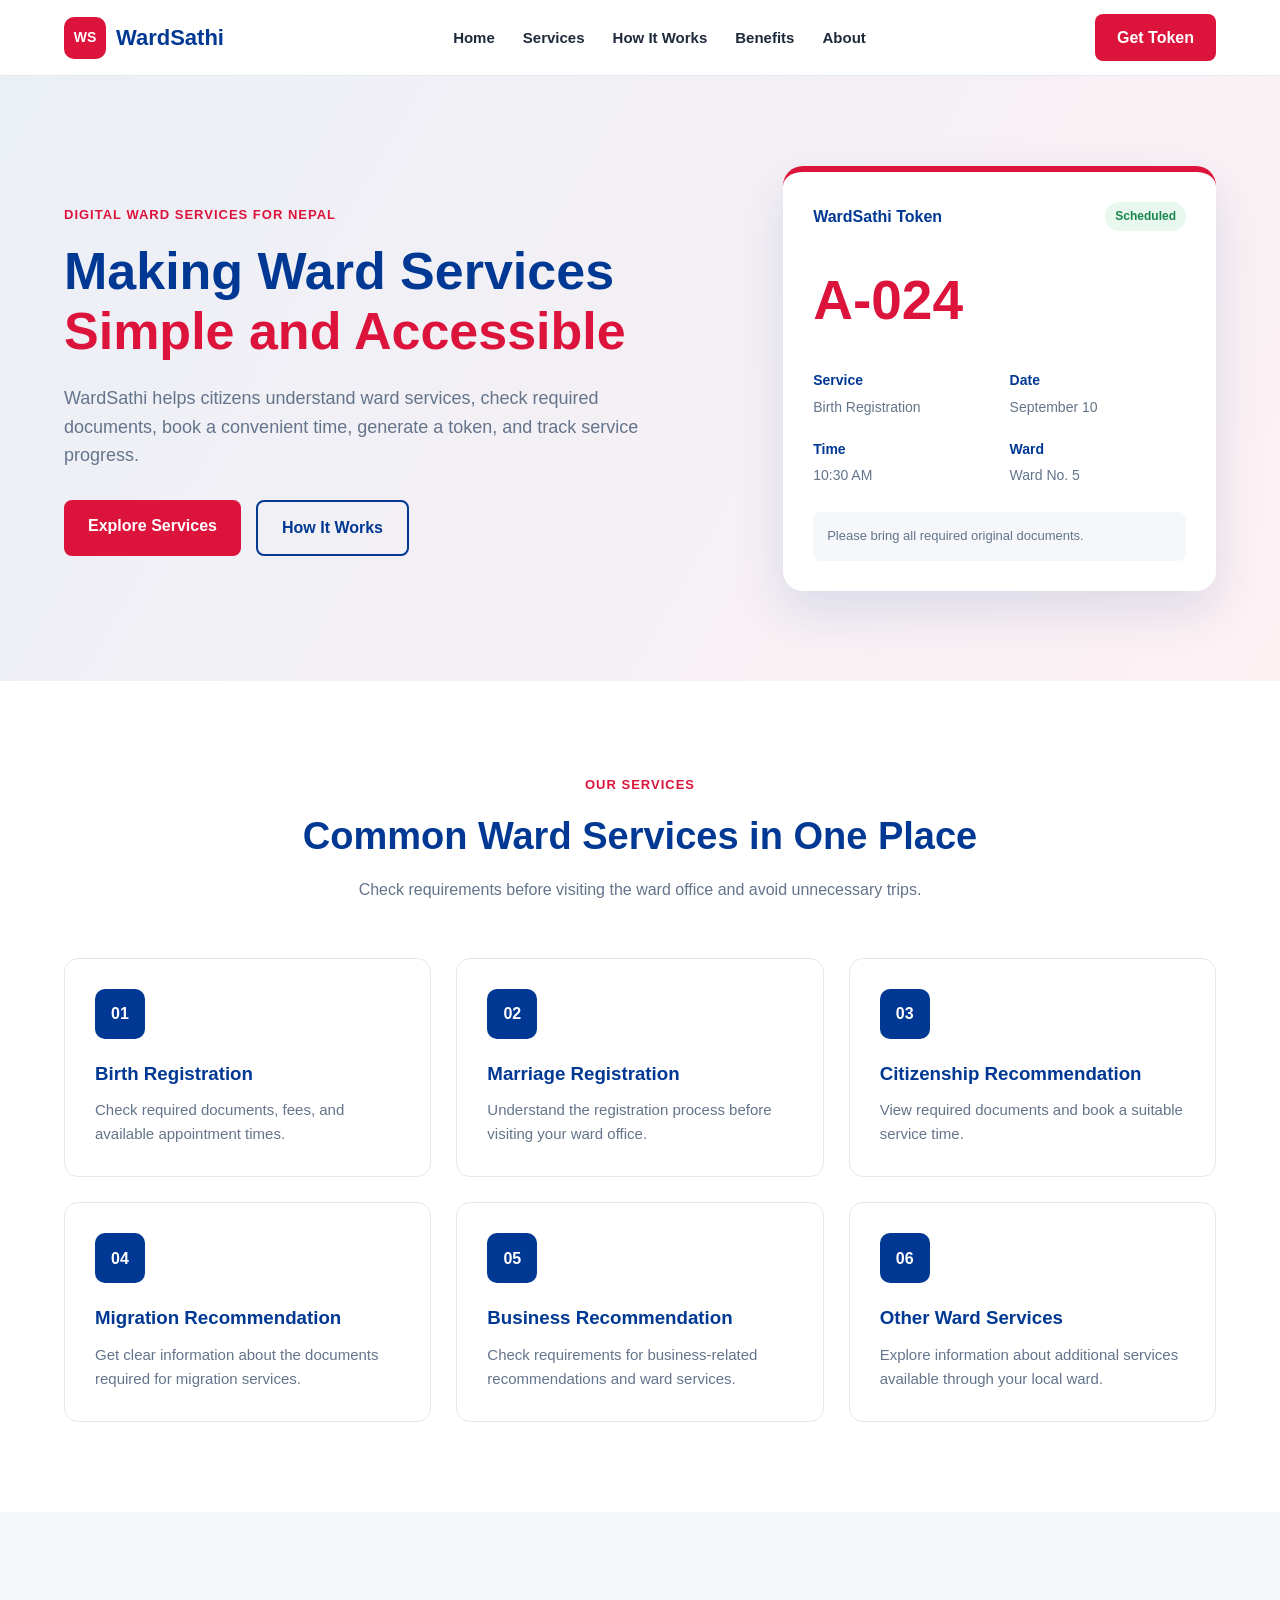
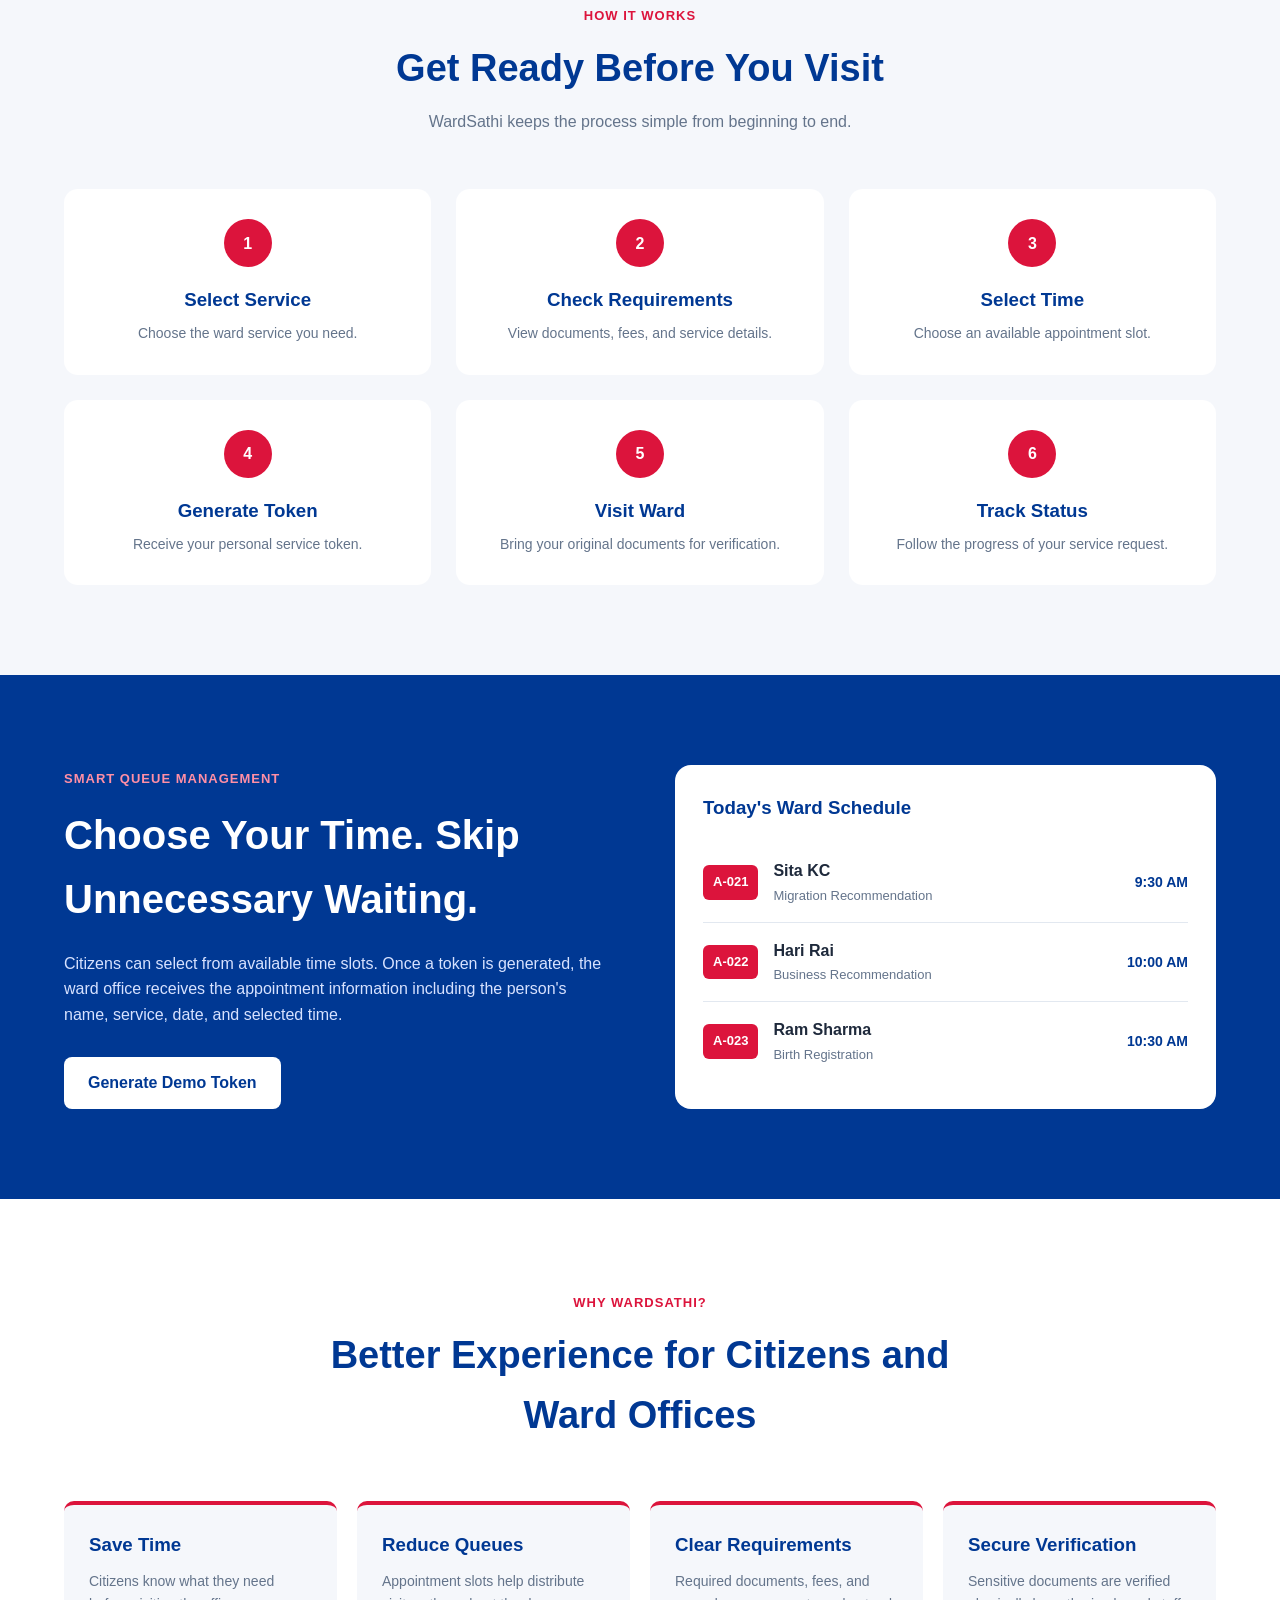
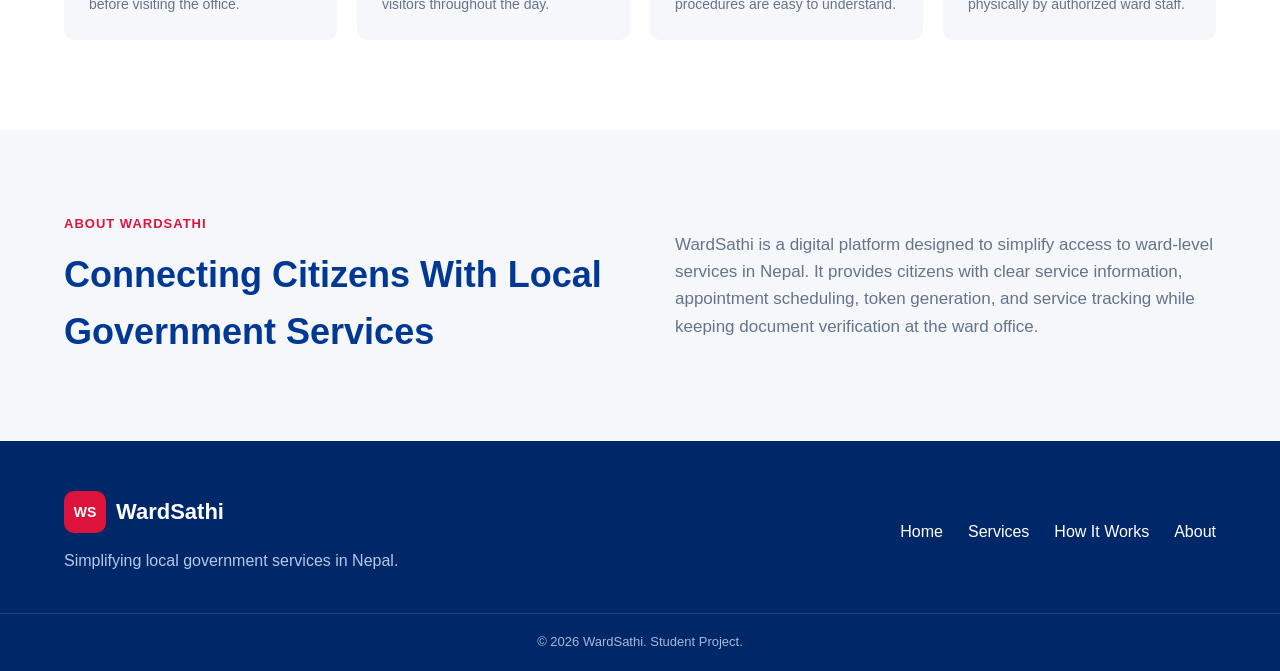
<file: index.html>
<!DOCTYPE html>
<html lang="en">
<head>
    <meta charset="UTF-8">
    <meta name="viewport" content="width=device-width, initial-scale=1.0">

    <title>WardSathi | Digital Ward Services</title>

    <link rel="stylesheet" href="style.css">
</head>

<body>

    <!-- Navigation -->
    <header class="navbar">
        <div class="container nav-container">

            <div class="logo">
                <span class="logo-icon">WS</span>
                <span>WardSathi</span>
            </div>

            <nav>
                <a href="#home">Home</a>
                <a href="#services">Services</a>
                <a href="#how-it-works">How It Works</a>
                <a href="#benefits">Benefits</a>
                <a href="#about">About</a>
            </nav>

            <a href="#token" class="nav-button">Get Token</a>

        </div>
    </header>


    <!-- Hero Section -->
    <section class="hero" id="home">

        <div class="container hero-container">

            <div class="hero-text">

                <span class="hero-label">Digital Ward Services for Nepal</span>

                <h1>
                    Making Ward Services
                    <span>Simple and Accessible</span>
                </h1>

                <p>
                    WardSathi helps citizens understand ward services,
                    check required documents, book a convenient time,
                    generate a token, and track service progress.
                </p>

                <div class="hero-buttons">
                    <a href="#services" class="primary-button">
                        Explore Services
                    </a>

                    <a href="#how-it-works" class="secondary-button">
                        How It Works
                    </a>
                </div>

            </div>


            <!-- Token Card -->
            <div class="hero-card">

                <div class="card-top">
                    <span>WardSathi Token</span>
                    <span class="status">Scheduled</span>
                </div>

                <div class="token-number">
                    A-024
                </div>

                <div class="token-info">
                    <p>
                        <strong>Service</strong>
                        Birth Registration
                    </p>

                    <p>
                        <strong>Date</strong>
                        September 10
                    </p>

                    <p>
                        <strong>Time</strong>
                        10:30 AM
                    </p>

                    <p>
                        <strong>Ward</strong>
                        Ward No. 5
                    </p>
                </div>

                <div class="token-message">
                    Please bring all required original documents.
                </div>

            </div>

        </div>

    </section>


    <!-- Services -->
    <section class="section" id="services">

        <div class="container">

            <div class="section-heading">
                <span>Our Services</span>

                <h2>
                    Common Ward Services in One Place
                </h2>

                <p>
                    Check requirements before visiting the ward office
                    and avoid unnecessary trips.
                </p>
            </div>


            <div class="service-grid">

                <div class="service-card">
                    <div class="service-icon">01</div>
                    <h3>Birth Registration</h3>
                    <p>
                        Check required documents, fees, and available
                        appointment times.
                    </p>
                </div>

                <div class="service-card">
                    <div class="service-icon">02</div>
                    <h3>Marriage Registration</h3>
                    <p>
                        Understand the registration process before
                        visiting your ward office.
                    </p>
                </div>

                <div class="service-card">
                    <div class="service-icon">03</div>
                    <h3>Citizenship Recommendation</h3>
                    <p>
                        View required documents and book a suitable
                        service time.
                    </p>
                </div>

                <div class="service-card">
                    <div class="service-icon">04</div>
                    <h3>Migration Recommendation</h3>
                    <p>
                        Get clear information about the documents
                        required for migration services.
                    </p>
                </div>

                <div class="service-card">
                    <div class="service-icon">05</div>
                    <h3>Business Recommendation</h3>
                    <p>
                        Check requirements for business-related
                        recommendations and ward services.
                    </p>
                </div>

                <div class="service-card">
                    <div class="service-icon">06</div>
                    <h3>Other Ward Services</h3>
                    <p>
                        Explore information about additional services
                        available through your local ward.
                    </p>
                </div>

            </div>

        </div>

    </section>


    <!-- How It Works -->
    <section class="section light-section" id="how-it-works">

        <div class="container">

            <div class="section-heading">
                <span>How It Works</span>

                <h2>
                    Get Ready Before You Visit
                </h2>

                <p>
                    WardSathi keeps the process simple from beginning to end.
                </p>
            </div>


            <div class="steps">

                <div class="step">
                    <div class="step-number">1</div>
                    <h3>Select Service</h3>
                    <p>
                        Choose the ward service you need.
                    </p>
                </div>

                <div class="step">
                    <div class="step-number">2</div>
                    <h3>Check Requirements</h3>
                    <p>
                        View documents, fees, and service details.
                    </p>
                </div>

                <div class="step">
                    <div class="step-number">3</div>
                    <h3>Select Time</h3>
                    <p>
                        Choose an available appointment slot.
                    </p>
                </div>

                <div class="step">
                    <div class="step-number">4</div>
                    <h3>Generate Token</h3>
                    <p>
                        Receive your personal service token.
                    </p>
                </div>

                <div class="step">
                    <div class="step-number">5</div>
                    <h3>Visit Ward</h3>
                    <p>
                        Bring your original documents for verification.
                    </p>
                </div>

                <div class="step">
                    <div class="step-number">6</div>
                    <h3>Track Status</h3>
                    <p>
                        Follow the progress of your service request.
                    </p>
                </div>

            </div>

        </div>

    </section>


    <!-- Token Section -->
    <section class="token-section" id="token">

        <div class="container token-container">

            <div>
                <span class="small-label">Smart Queue Management</span>

                <h2>
                    Choose Your Time.
                    Skip Unnecessary Waiting.
                </h2>

                <p>
                    Citizens can select from available time slots.
                    Once a token is generated, the ward office receives
                    the appointment information including the person's name,
                    service, date, and selected time.
                </p>

                <a href="#" class="white-button">
                    Generate Demo Token
                </a>
            </div>


            <div class="office-preview">

                <h3>Today's Ward Schedule</h3>

                <div class="appointment">
                    <span class="appointment-token">A-021</span>

                    <div>
                        <strong>Sita KC</strong>
                        <p>Migration Recommendation</p>
                    </div>

                    <span class="appointment-time">
                        9:30 AM
                    </span>
                </div>

                <div class="appointment">
                    <span class="appointment-token">A-022</span>

                    <div>
                        <strong>Hari Rai</strong>
                        <p>Business Recommendation</p>
                    </div>

                    <span class="appointment-time">
                        10:00 AM
                    </span>
                </div>

                <div class="appointment">
                    <span class="appointment-token">A-023</span>

                    <div>
                        <strong>Ram Sharma</strong>
                        <p>Birth Registration</p>
                    </div>

                    <span class="appointment-time">
                        10:30 AM
                    </span>
                </div>

            </div>

        </div>

    </section>


    <!-- Benefits -->
    <section class="section" id="benefits">

        <div class="container">

            <div class="section-heading">
                <span>Why WardSathi?</span>

                <h2>
                    Better Experience for Citizens and Ward Offices
                </h2>
            </div>


            <div class="benefit-grid">

                <div class="benefit">
                    <h3>Save Time</h3>
                    <p>
                        Citizens know what they need before visiting the office.
                    </p>
                </div>

                <div class="benefit">
                    <h3>Reduce Queues</h3>
                    <p>
                        Appointment slots help distribute visitors throughout the day.
                    </p>
                </div>

                <div class="benefit">
                    <h3>Clear Requirements</h3>
                    <p>
                        Required documents, fees, and procedures are easy to understand.
                    </p>
                </div>

                <div class="benefit">
                    <h3>Secure Verification</h3>
                    <p>
                        Sensitive documents are verified physically by authorized ward staff.
                    </p>
                </div>

            </div>

        </div>

    </section>


    <!-- About -->
    <section class="about-section" id="about">

        <div class="container about-container">

            <div>
                <span class="small-label red-label">
                    About WardSathi
                </span>

                <h2>
                    Connecting Citizens With Local Government Services
                </h2>
            </div>

            <div>
                <p>
                    WardSathi is a digital platform designed to simplify
                    access to ward-level services in Nepal. It provides
                    citizens with clear service information, appointment
                    scheduling, token generation, and service tracking
                    while keeping document verification at the ward office.
                </p>
            </div>

        </div>

    </section>


    <!-- Footer -->
    <footer>

        <div class="container footer-container">

            <div>
                <div class="logo footer-logo">
                    <span class="logo-icon">WS</span>
                    <span>WardSathi</span>
                </div>

                <p>
                    Simplifying local government services in Nepal.
                </p>
            </div>

            <div class="footer-links">
                <a href="#home">Home</a>
                <a href="#services">Services</a>
                <a href="#how-it-works">How It Works</a>
                <a href="#about">About</a>
            </div>

        </div>

        <div class="copyright">
            © 2026 WardSathi. Student Project.
        </div>

    </footer>

</body>
</html>
</file>
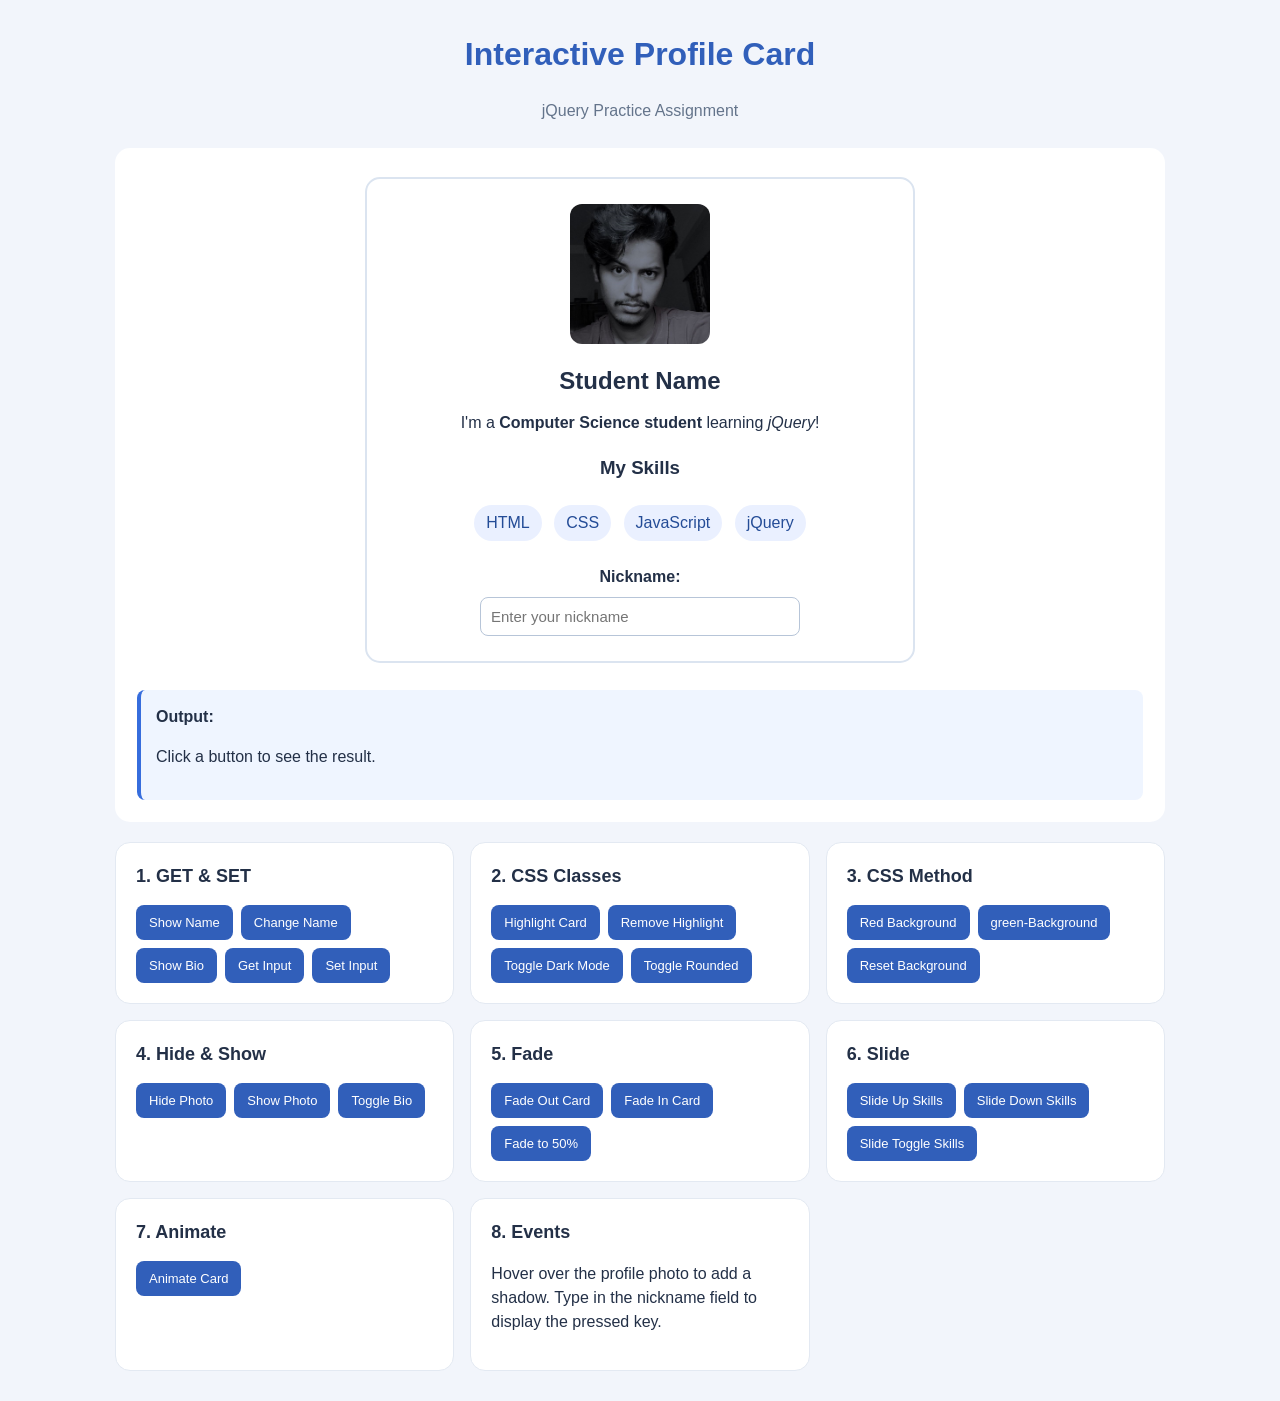
<file: bs/week-3/index.html>
<!DOCTYPE html>
<html lang="en">
<head>
    <meta charset="UTF-8">
    <meta name="viewport" content="width=device-width, initial-scale=1.0">
    <title>jQuery Profile Card</title>
    <link rel="stylesheet" href="style1.css">
</head>
<body>

    <main class="page">
        <header class="page-header">
            <h1>Interactive Profile Card</h1>
            <p>jQuery Practice Assignment</p>
        </header>

        <section class="workspace">
            <div class="demo-stage">
                <div id="profile-card" class="profile-card">

                    <img id="profile-photo"
                         src="Snapchat-1866237245.jpg"
                         alt="Profile Photo">

                    <h2 id="student-name">Student Name</h2>

                    <p id="student-bio">
                        I'm a <strong>Computer Science student</strong>
                        learning <em>jQuery</em>!
                    </p>

                    <h3>My Skills</h3>

                    <ul id="skills-list">
                        <li>HTML</li>
                        <li>CSS</li>
                        <li>JavaScript</li>
                        <li>jQuery</li>
                    </ul>

                    <label for="nickname-input">Nickname:</label>
                    <input type="text" id="nickname-input"
                           placeholder="Enter your nickname">

                </div>
            </div>

            <div class="output-panel">
                <strong>Output:</strong>
                <p id="output">Click a button to see the result.</p>
            </div>
        </section>

        <section class="controls">

            <div class="control-group">
                <h2>1. GET & SET</h2>
                <div class="button-row">
                    <button id="show-name">Show Name</button>
                    <button id="change-name">Change Name</button>
                    <button id="show-bio">Show Bio</button>
                    <button id="get-input">Get Input</button>
                    <button id="set-input">Set Input</button>
                </div>
            </div>

            <div class="control-group">
                <h2>2. CSS Classes</h2>
                <div class="button-row">
                    <button id="highlight-card">Highlight Card</button>
                    <button id="remove-highlight">Remove Highlight</button>
                    <button id="toggle-dark-mode">Toggle Dark Mode</button>
                    <button id="toggle-rounded">Toggle Rounded</button>
                </div>
            </div>

            <div class="control-group">
                <h2>3. CSS Method</h2>
                <div class="button-row">
                    <button id="red-background">Red Background</button>
                    <button id="green-background">green-Background </button>
                    <button id="reset-background">Reset Background</button>
                </div>
            </div>

            <div class="control-group">
                <h2>4. Hide & Show</h2>
                <div class="button-row">
                    <button id="hide-photo">Hide Photo</button>
                    <button id="show-photo">Show Photo</button>
                    <button id="toggle-bio">Toggle Bio</button>
                </div>
            </div>

            <div class="control-group">
                <h2>5. Fade</h2>
                <div class="button-row">
                    <button id="fade-out-card">Fade Out Card</button>
                    <button id="fade-in-card">Fade In Card</button>
                    <button id="fade-to-half">Fade to 50%</button>
                </div>
            </div>

            <div class="control-group">
                <h2>6. Slide</h2>
                <div class="button-row">
                    <button id="slide-up-skills">Slide Up Skills</button>
                    <button id="slide-down-skills">Slide Down Skills</button>
                    <button id="slide-toggle-skills">Slide Toggle Skills</button>
                </div>
            </div>

            <div class="control-group">
                <h2>7. Animate</h2>
                <div class="button-row">
                    <button id="animate-card">Animate Card</button>
                </div>
            </div>

            <div class="control-group">
                <h2>8. Events</h2>
                <p>
                    Hover over the profile photo to add a shadow.
                    Type in the nickname field to display the pressed key.
                </p>
            </div>

        </section>
    </main>

    <script src="https://code.jquery.com/jquery-3.7.1.min.js"></script>
    <script src="script1.js"></script>

</body>
</html>
</file>
<file: style.css>
/* =========================
   WardSathi Main Styles
   ========================= */

   :root {
    --red: #dc143c;
    --dark-red: #b81032;
    --blue: #003893;
    --dark-blue: #002868;
    --white: #ffffff;
    --light-bg: #f5f7fb;
    --text: #1e293b;
    --gray: #64748b;
    --border: #e2e8f0;
}

* {
    margin: 0;
    padding: 0;
    box-sizing: border-box;
}

html {
    scroll-behavior: smooth;
}

body {
    font-family: Arial, Helvetica, sans-serif;
    background: var(--white);
    color: var(--text);
    line-height: 1.6;
}

a {
    text-decoration: none;
}

.container {
    width: 90%;
    max-width: 1200px;
    margin: auto;
}


/* =========================
   Navbar
   ========================= */

.navbar {
    background: var(--white);
    border-bottom: 1px solid var(--border);
    position: sticky;
    top: 0;
    z-index: 1000;
}

.nav-container {
    min-height: 75px;
    display: flex;
    align-items: center;
    justify-content: space-between;
}

.logo {
    display: flex;
    align-items: center;
    gap: 10px;
    font-size: 22px;
    font-weight: 700;
    color: var(--blue);
}

.logo-icon {
    background: var(--red);
    color: var(--white);
    width: 42px;
    height: 42px;
    border-radius: 10px;
    display: flex;
    align-items: center;
    justify-content: center;
    font-size: 14px;
}

nav {
    display: flex;
    gap: 28px;
}

nav a {
    color: var(--text);
    font-size: 15px;
    font-weight: 600;
    transition: 0.3s;
}

nav a:hover {
    color: var(--red);
}

.nav-button {
    background: var(--red);
    color: var(--white);
    padding: 11px 22px;
    border-radius: 8px;
    font-weight: 600;
}

.nav-button:hover {
    background: var(--dark-red);
}


/* =========================
   Hero
   ========================= */

.hero {
    background:
        linear-gradient(
            120deg,
            rgba(0, 56, 147, 0.08),
            rgba(220, 20, 60, 0.06)
        );
    padding: 90px 0;
}

.hero-container {
    display: grid;
    grid-template-columns: 1.2fr 0.8fr;
    gap: 70px;
    align-items: center;
}

.hero-label,
.small-label {
    color: var(--red);
    text-transform: uppercase;
    letter-spacing: 1px;
    font-size: 13px;
    font-weight: 700;
}

.hero h1 {
    font-size: 52px;
    line-height: 1.15;
    color: var(--blue);
    margin: 16px 0 22px;
}

.hero h1 span {
    color: var(--red);
}

.hero-text p {
    color: var(--gray);
    max-width: 620px;
    font-size: 18px;
}

.hero-buttons {
    display: flex;
    gap: 15px;
    margin-top: 30px;
}

.primary-button,
.secondary-button,
.white-button {
    padding: 13px 24px;
    border-radius: 8px;
    font-weight: 600;
    transition: 0.3s;
}

.primary-button {
    background: var(--red);
    color: var(--white);
}

.primary-button:hover {
    background: var(--dark-red);
}

.secondary-button {
    border: 2px solid var(--blue);
    color: var(--blue);
}

.secondary-button:hover {
    background: var(--blue);
    color: var(--white);
}


/* Token Card */

.hero-card {
    background: var(--white);
    border-radius: 20px;
    padding: 30px;
    box-shadow: 0 20px 50px rgba(0, 56, 147, 0.12);
    border-top: 6px solid var(--red);
}

.card-top {
    display: flex;
    align-items: center;
    justify-content: space-between;
    color: var(--blue);
    font-weight: 700;
}

.status {
    background: #e8f8ef;
    color: #18864b;
    padding: 5px 10px;
    border-radius: 20px;
    font-size: 12px;
}

.token-number {
    font-size: 55px;
    font-weight: 800;
    color: var(--red);
    margin: 25px 0;
}

.token-info {
    display: grid;
    grid-template-columns: 1fr 1fr;
    gap: 20px;
}

.token-info p {
    color: var(--gray);
    font-size: 14px;
}

.token-info strong {
    display: block;
    color: var(--blue);
    margin-bottom: 4px;
}

.token-message {
    margin-top: 25px;
    background: var(--light-bg);
    padding: 14px;
    border-radius: 8px;
    font-size: 13px;
    color: var(--gray);
}


/* =========================
   Sections
   ========================= */

.section {
    padding: 90px 0;
}

.light-section {
    background: var(--light-bg);
}

.section-heading {
    text-align: center;
    max-width: 700px;
    margin: 0 auto 55px;
}

.section-heading span {
    color: var(--red);
    text-transform: uppercase;
    font-size: 13px;
    letter-spacing: 1px;
    font-weight: 700;
}

.section-heading h2 {
    color: var(--blue);
    font-size: 38px;
    margin: 10px 0;
}

.section-heading p {
    color: var(--gray);
}


/* =========================
   Services
   ========================= */

.service-grid {
    display: grid;
    grid-template-columns: repeat(3, 1fr);
    gap: 25px;
}

.service-card {
    padding: 30px;
    background: var(--white);
    border: 1px solid var(--border);
    border-radius: 14px;
    transition: 0.3s;
}

.service-card:hover {
    transform: translateY(-6px);
    box-shadow: 0 15px 35px rgba(0, 56, 147, 0.1);
    border-color: var(--red);
}

.service-icon {
    width: 50px;
    height: 50px;
    background: var(--blue);
    color: var(--white);
    border-radius: 10px;
    display: flex;
    align-items: center;
    justify-content: center;
    font-weight: 700;
    margin-bottom: 20px;
}

.service-card h3 {
    color: var(--blue);
    margin-bottom: 10px;
}

.service-card p {
    color: var(--gray);
    font-size: 15px;
}


/* =========================
   Steps
   ========================= */

.steps {
    display: grid;
    grid-template-columns: repeat(3, 1fr);
    gap: 25px;
}

.step {
    background: var(--white);
    padding: 30px;
    border-radius: 14px;
    text-align: center;
}

.step-number {
    width: 48px;
    height: 48px;
    margin: 0 auto 18px;
    background: var(--red);
    color: var(--white);
    border-radius: 50%;
    display: flex;
    align-items: center;
    justify-content: center;
    font-weight: 700;
}

.step h3 {
    color: var(--blue);
    margin-bottom: 7px;
}

.step p {
    color: var(--gray);
    font-size: 14px;
}


/* =========================
   Token Section
   ========================= */

.token-section {
    background: var(--blue);
    color: var(--white);
    padding: 90px 0;
}

.token-container {
    display: grid;
    grid-template-columns: 1fr 1fr;
    gap: 70px;
    align-items: center;
}

.token-section .small-label {
    color: #ff8fa5;
}

.token-section h2 {
    font-size: 40px;
    margin: 12px 0 20px;
}

.token-section p {
    color: #d7e2ff;
    margin-bottom: 30px;
    max-width: 570px;
}

.white-button {
    background: var(--white);
    color: var(--blue);
    display: inline-block;
}

.white-button:hover {
    background: var(--red);
    color: var(--white);
}


/* Office Preview */

.office-preview {
    background: var(--white);
    color: var(--text);
    padding: 28px;
    border-radius: 16px;
}

.office-preview h3 {
    color: var(--blue);
    margin-bottom: 20px;
}

.appointment {
    display: grid;
    grid-template-columns: auto 1fr auto;
    gap: 15px;
    align-items: center;
    padding: 15px 0;
    border-bottom: 1px solid var(--border);
}

.appointment:last-child {
    border-bottom: none;
}

.appointment-token {
    background: var(--red);
    color: var(--white);
    padding: 7px 10px;
    border-radius: 6px;
    font-weight: 700;
    font-size: 13px;
}

.appointment p {
    color: var(--gray);
    margin: 2px 0 0;
    font-size: 13px;
}

.appointment-time {
    color: var(--blue);
    font-weight: 700;
    font-size: 14px;
}


/* =========================
   Benefits
   ========================= */

.benefit-grid {
    display: grid;
    grid-template-columns: repeat(4, 1fr);
    gap: 20px;
}

.benefit {
    border-top: 4px solid var(--red);
    padding: 25px;
    background: var(--light-bg);
    border-radius: 10px;
}

.benefit h3 {
    color: var(--blue);
    margin-bottom: 10px;
}

.benefit p {
    color: var(--gray);
    font-size: 14px;
}


/* =========================
   About
   ========================= */

.about-section {
    background: var(--light-bg);
    padding: 80px 0;
}

.about-container {
    display: grid;
    grid-template-columns: 1fr 1fr;
    gap: 70px;
    align-items: center;
}

.about-container h2 {
    color: var(--blue);
    font-size: 36px;
    margin-top: 10px;
}

.about-container p {
    color: var(--gray);
    font-size: 17px;
}

.red-label {
    color: var(--red);
}


/* =========================
   Footer
   ========================= */

footer {
    background: var(--dark-blue);
    color: var(--white);
    padding-top: 50px;
}

.footer-container {
    display: flex;
    justify-content: space-between;
    gap: 30px;
    padding-bottom: 40px;
}

.footer-logo {
    color: var(--white);
    margin-bottom: 15px;
}

.footer-container p {
    color: #b8c7e8;
}

.footer-links {
    display: flex;
    gap: 25px;
    align-items: center;
}

.footer-links a {
    color: var(--white);
}

.footer-links a:hover {
    color: #ff8199;
}

.copyright {
    border-top: 1px solid rgba(255, 255, 255, 0.12);
    text-align: center;
    padding: 18px;
    color: #aab8d8;
    font-size: 13px;
}


/* =========================
   Responsive
   ========================= */

@media (max-width: 900px) {

    nav {
        display: none;
    }

    .hero-container,
    .token-container,
    .about-container {
        grid-template-columns: 1fr;
    }

    .hero {
        padding: 65px 0;
    }

    .hero h1 {
        font-size: 42px;
    }

    .service-grid,
    .steps {
        grid-template-columns: repeat(2, 1fr);
    }

    .benefit-grid {
        grid-template-columns: repeat(2, 1fr);
    }
}


@media (max-width: 600px) {

    .nav-button {
        display: none;
    }

    .hero h1 {
        font-size: 34px;
    }

    .hero-text p {
        font-size: 16px;
    }

    .hero-buttons {
        flex-direction: column;
        align-items: flex-start;
    }

    .service-grid,
    .steps,
    .benefit-grid {
        grid-template-columns: 1fr;
    }

    .section {
        padding: 65px 0;
    }

    .section-heading h2 {
        font-size: 30px;
    }

    .token-info {
        grid-template-columns: 1fr;
    }

    .token-section h2 {
        font-size: 32px;
    }

    .appointment {
        grid-template-columns: auto 1fr;
    }

    .appointment-time {
        grid-column: 2;
    }

    .footer-container {
        flex-direction: column;
    }

    .footer-links {
        flex-wrap: wrap;
    }
}
</file>
<file: bs/week-3/style1.css>
* {
    box-sizing: border-box;
}

body {
    margin: 0;
    background-color: #f2f5fb;
    color: #233047;
    font-family: Arial, sans-serif;
    line-height: 1.5;
}

.page {
    width: 94%;
    max-width: 1050px;
    margin: 30px auto;
}

.page-header {
    text-align: center;
    margin-bottom: 25px;
}

.page-header h1 {
    color: #315fba;
}

.page-header p {
    color: #64748b;
}

.workspace {
    background-color: white;
    padding: 22px;
    border-radius: 15px;
    margin-bottom: 20px;
}

.demo-stage {
    min-height: 390px;
    overflow-x: auto;
    padding: 7px;
}

.profile-card {
    position: relative;
    left: 0;
    margin: 0 auto;
    width: 100%;
    max-width: 550px;
    margin: 0 auto;
    padding: 25px;
    border: 2px solid #dbe4f0;
    border-radius: 15px;
    background-color: white;
    text-align: center;
}

#profile-photo {
    width: 140px;
    height: 140px;
    object-fit: cover;
    border-radius: 12px;
    transition: border-radius 0.2s, box-shadow 0.2s;
}

#student-name {
    margin: 12px 0;
}

#student-bio {
    margin: 10px 0 15px;
}

#skills-list {
    list-style: none;
    padding: 0;
    margin-bottom: 20px;
}

#skills-list li {
    display: inline-block;
    background-color: #eaf0ff;
    color: #244c97;
    padding: 6px 12px;
    margin: 4px;
    border-radius: 20px;
}

.profile-card label {
    display: block;
    margin-bottom: 8px;
    font-weight: bold;
}

#nickname-input {
    width: 100%;
    max-width: 320px;
    padding: 10px;
    border: 1px solid #b7c5d8;
    border-radius: 8px;
    font-size: 15px;
}

.output-panel {
    margin-top: 20px;
    padding: 15px;
    background-color: #eff5ff;
    border-left: 4px solid #366ddd;
    border-radius: 8px;
}

#output {
    min-height: 24px;
    overflow-wrap: anywhere;
    white-space: pre-wrap;
}

.controls {
    display: grid;
    grid-template-columns: repeat(auto-fit, minmax(min(100%, 320px), 1fr));
    gap: 16px;
}

.control-group {
    background-color: white;
    padding: 20px;
    border-radius: 15px;
    border: 1px solid #e3e9f2;
}

.control-group h2 {
    font-size: 18px;
    margin-top: 0;
}

.button-row {
    display: flex;
    flex-wrap: wrap;
    gap: 8px;
}

button {
    padding: 10px 13px;
    background-color: #315fba;
    color: white;
    border: none;
    border-radius: 8px;
    cursor: pointer;
    font-size: 13px;
}

button:hover {
    background-color: #214689;
}

#profile-card.highlighted {
    border: 4px solid #f4c542;
    box-shadow: 0 0 22px rgba(244, 197, 66, 0.48);
}

#profile-card.dark-mode {
    background-color: #202b3c;
    color: white;
}

#profile-photo.rounded {
    border-radius: 50%;
}

#profile-photo.shadow {
    box-shadow: 0 8px 24px rgba(28, 51, 88, 0.55);
}

@media (max-width: 600px) {
    .page {
        margin-top: 20px;
    }

    .workspace {
        padding: 15px;
    }

    .profile-card {
        padding: 18px;
    }

    .control-group {
        padding: 15px;
    }
}
</file>
